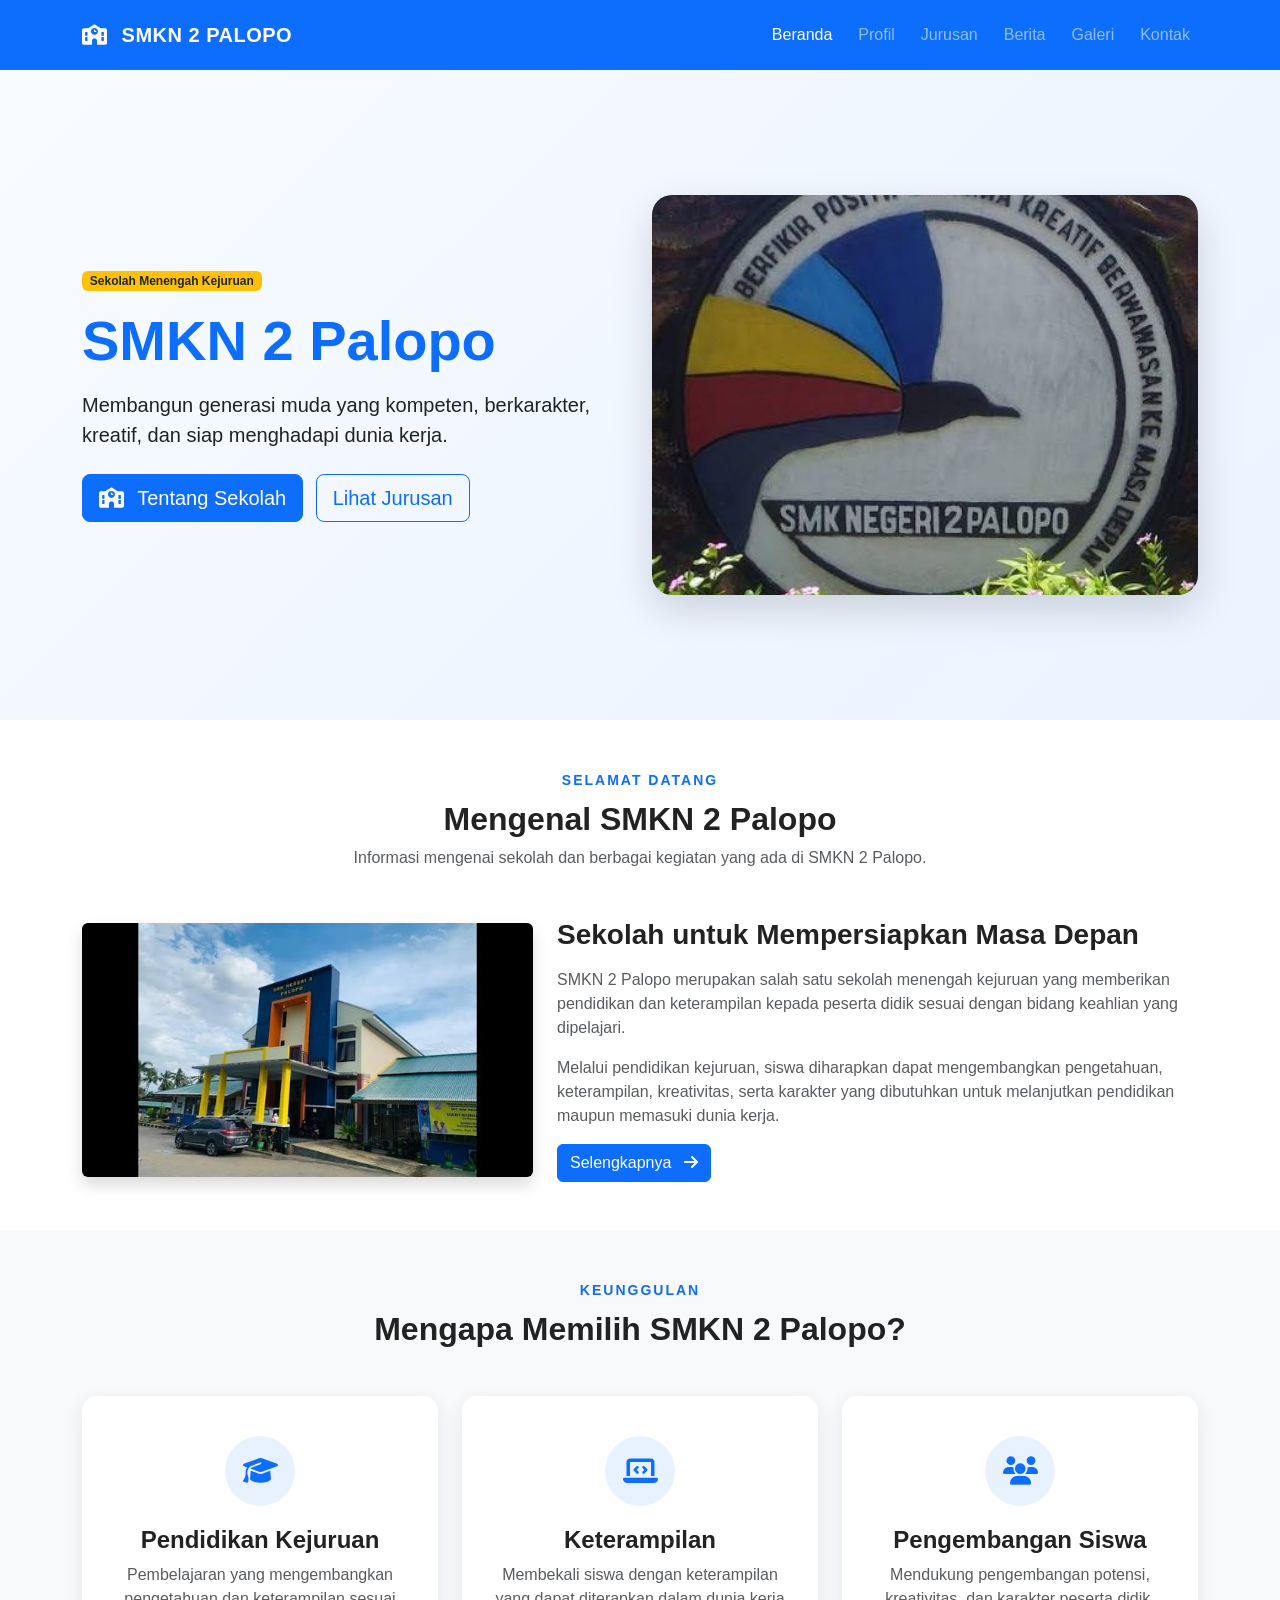
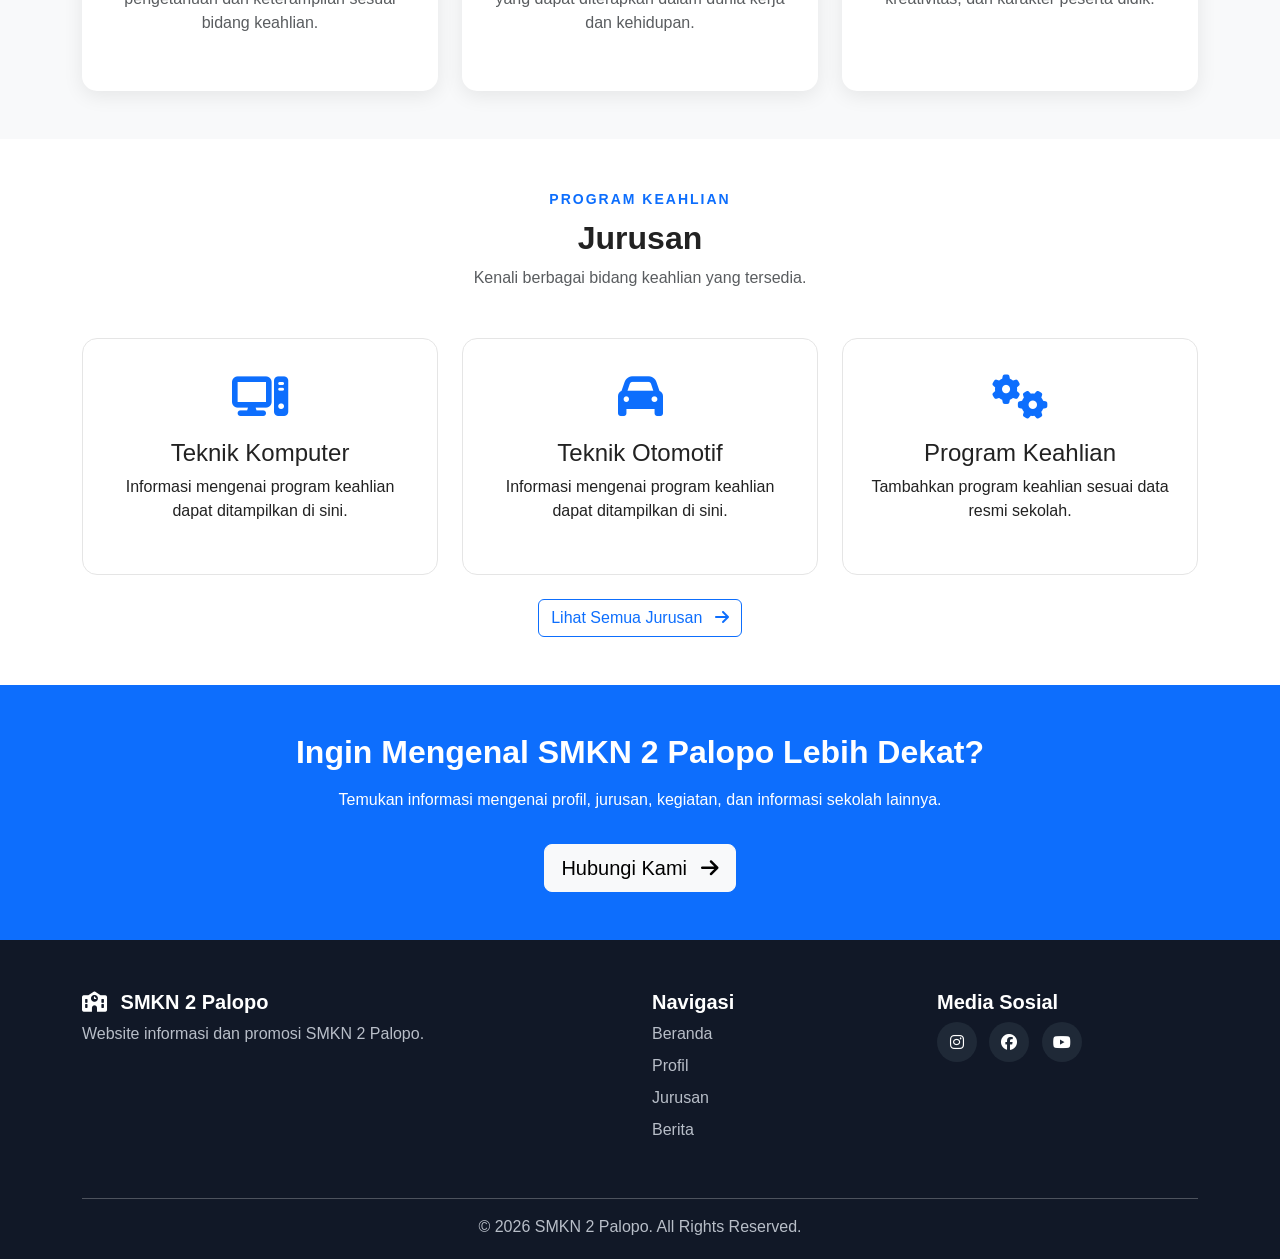
<file: index.html>
<!doctype html>
<html lang="id">
  <head>
    <meta charset="UTF-8" />
    <meta name="viewport" content="width=device-width, initial-scale=1.0" />

    <title>SMKN 2 Palopo</title>

    <!-- Bootstrap CSS -->
    <link
      href="https://cdn.jsdelivr.net/npm/bootstrap@5.3.3/dist/css/bootstrap.min.css"
      rel="stylesheet"
    />

    <!-- Font Awesome -->
    <link
      rel="stylesheet"
      href="https://cdnjs.cloudflare.com/ajax/libs/font-awesome/6.5.2/css/all.min.css"
    />

    <!-- Favicon -->
    <link rel="icon" href="images/logo.png" type="image/x-icon" />

    <!-- CSS -->
    <link rel="stylesheet" href="css/style.css" />

    <link rel="manifest" href="manifest.json" />
    <meta name="theme-color" content="#0d6efd" />
  </head>

  <body>
    <!-- ================= NAVBAR ================= -->
    <nav class="navbar navbar-expand-lg navbar-dark bg-primary sticky-top">
      <div class="container">
        <a class="navbar-brand fw-bold" href="index.html">
          <i class="fa-solid fa-school me-2"></i>
          SMKN 2 PALOPO
        </a>

        <button
          class="navbar-toggler"
          type="button"
          data-bs-toggle="collapse"
          data-bs-target="#navbarNav"
        >
          <span class="navbar-toggler-icon"></span>
        </button>

        <div class="collapse navbar-collapse" id="navbarNav">
          <ul class="navbar-nav ms-auto">
            <li class="nav-item">
              <a class="nav-link active" href="index.html"> Beranda </a>
            </li>

            <li class="nav-item">
              <a class="nav-link" href="profil.html"> Profil </a>
            </li>

            <li class="nav-item">
              <a class="nav-link" href="jurusan.html"> Jurusan </a>
            </li>

            <li class="nav-item">
              <a class="nav-link" href="berita.html"> Berita </a>
            </li>

            <li class="nav-item">
              <a class="nav-link" href="galeri.html"> Galeri </a>
            </li>

            <li class="nav-item">
              <a class="nav-link" href="kontak.html"> Kontak </a>
            </li>
          </ul>
        </div>
      </div>
    </nav>

    <!-- ================= HERO ================= -->
    <section class="hero">
      <div class="container">
        <div class="row align-items-center">
          <!-- TEXT -->
          <div class="col-lg-6">
            <span class="badge bg-warning text-dark mb-3">
              Sekolah Menengah Kejuruan
            </span>

            <h1 class="display-4 fw-bold">SMKN 2 Palopo</h1>

            <p class="lead mt-3">
              Membangun generasi muda yang kompeten, berkarakter, kreatif, dan
              siap menghadapi dunia kerja.
            </p>

            <div class="mt-4">
              <a href="profil.html" class="btn btn-primary btn-lg me-2">
                <i class="fa-solid fa-school me-2"></i>
                Tentang Sekolah
              </a>

              <a href="jurusan.html" class="btn btn-outline-primary btn-lg">
                Lihat Jurusan
              </a>
            </div>
          </div>

          <!-- IMAGE -->
          <div class="col-lg-6 text-center mt-5 mt-lg-0">
            <img
              src="images/background.jpg"
              alt="SMKN 2 Palopo"
              class="img-fluid hero-image"
            />
          </div>
        </div>
      </div>
    </section>

    <!-- ================= SAMBUTAN ================= -->
    <section class="py-5">
      <div class="container">
        <div class="text-center mb-5">
          <span class="section-label"> SELAMAT DATANG </span>

          <h2 class="fw-bold mt-2">Mengenal SMKN 2 Palopo</h2>

          <p class="text-muted">
            Informasi mengenai sekolah dan berbagai kegiatan yang ada di SMKN 2
            Palopo.
          </p>
        </div>

        <div class="row align-items-center">
          <div class="col-lg-5 mb-4 mb-lg-0">
            <img
              src="images/sekolah.jpg"
              alt="Gedung SMKN 2 Palopo"
              class="img-fluid rounded shadow"
            />
          </div>

          <div class="col-lg-7">
            <h3 class="fw-bold">Sekolah untuk Mempersiapkan Masa Depan</h3>

            <p class="text-muted mt-3">
              SMKN 2 Palopo merupakan salah satu sekolah menengah kejuruan yang
              memberikan pendidikan dan keterampilan kepada peserta didik sesuai
              dengan bidang keahlian yang dipelajari.
            </p>

            <p class="text-muted">
              Melalui pendidikan kejuruan, siswa diharapkan dapat mengembangkan
              pengetahuan, keterampilan, kreativitas, serta karakter yang
              dibutuhkan untuk melanjutkan pendidikan maupun memasuki dunia
              kerja.
            </p>

            <a href="profil.html" class="btn btn-primary">
              Selengkapnya
              <i class="fa-solid fa-arrow-right ms-2"></i>
            </a>
          </div>
        </div>
      </div>
    </section>

    <!-- ================= KEUNGGULAN ================= -->
    <section class="py-5 bg-light">
      <div class="container">
        <div class="text-center mb-5">
          <span class="section-label"> KEUNGGULAN </span>

          <h2 class="fw-bold mt-2">Mengapa Memilih SMKN 2 Palopo?</h2>
        </div>

        <div class="row g-4">
          <!-- CARD 1 -->
          <div class="col-md-4">
            <div class="feature-card text-center">
              <div class="feature-icon">
                <i class="fa-solid fa-graduation-cap"></i>
              </div>

              <h4 class="fw-bold">Pendidikan Kejuruan</h4>

              <p class="text-muted">
                Pembelajaran yang mengembangkan pengetahuan dan keterampilan
                sesuai bidang keahlian.
              </p>
            </div>
          </div>

          <!-- CARD 2 -->
          <div class="col-md-4">
            <div class="feature-card text-center">
              <div class="feature-icon">
                <i class="fa-solid fa-laptop-code"></i>
              </div>

              <h4 class="fw-bold">Keterampilan</h4>

              <p class="text-muted">
                Membekali siswa dengan keterampilan yang dapat diterapkan dalam
                dunia kerja dan kehidupan.
              </p>
            </div>
          </div>

          <!-- CARD 3 -->
          <div class="col-md-4">
            <div class="feature-card text-center">
              <div class="feature-icon">
                <i class="fa-solid fa-users"></i>
              </div>

              <h4 class="fw-bold">Pengembangan Siswa</h4>

              <p class="text-muted">
                Mendukung pengembangan potensi, kreativitas, dan karakter
                peserta didik.
              </p>
            </div>
          </div>
        </div>
      </div>
    </section>

    <!-- ================= JURUSAN ================= -->
    <section class="py-5">
      <div class="container">
        <div class="text-center mb-5">
          <span class="section-label"> PROGRAM KEAHLIAN </span>

          <h2 class="fw-bold mt-2">Jurusan</h2>

          <p class="text-muted">
            Kenali berbagai bidang keahlian yang tersedia.
          </p>
        </div>

        <div class="row g-4">
          <div class="col-md-4">
            <div class="program-card">
              <i class="fa-solid fa-computer"></i>

              <h4>Teknik Komputer</h4>

              <p>
                Informasi mengenai program keahlian dapat ditampilkan di sini.
              </p>
            </div>
          </div>

          <div class="col-md-4">
            <div class="program-card">
              <i class="fa-solid fa-car"></i>

              <h4>Teknik Otomotif</h4>

              <p>
                Informasi mengenai program keahlian dapat ditampilkan di sini.
              </p>
            </div>
          </div>

          <div class="col-md-4">
            <div class="program-card">
              <i class="fa-solid fa-gears"></i>

              <h4>Program Keahlian</h4>

              <p>Tambahkan program keahlian sesuai data resmi sekolah.</p>
            </div>
          </div>
        </div>

        <div class="text-center mt-4">
          <a href="jurusan.html" class="btn btn-outline-primary">
            Lihat Semua Jurusan
            <i class="fa-solid fa-arrow-right ms-2"></i>
          </a>
        </div>
      </div>
    </section>

    <!-- ================= CTA ================= -->
    <section class="cta-section py-5">
      <div class="container text-center">
        <h2 class="fw-bold">Ingin Mengenal SMKN 2 Palopo Lebih Dekat?</h2>

        <p class="mt-3">
          Temukan informasi mengenai profil, jurusan, kegiatan, dan informasi
          sekolah lainnya.
        </p>

        <a href="kontak.html" class="btn btn-light btn-lg mt-3">
          Hubungi Kami
          <i class="fa-solid fa-arrow-right ms-2"></i>
        </a>
      </div>
    </section>

    <!-- ================= FOOTER ================= -->
    <footer class="footer">
      <div class="container">
        <div class="row">
          <div class="col-md-6 mb-4">
            <h5 class="fw-bold">
              <i class="fa-solid fa-school me-2"></i>
              SMKN 2 Palopo
            </h5>

            <p>Website informasi dan promosi SMKN 2 Palopo.</p>
          </div>

          <div class="col-md-3 mb-4">
            <h5 class="fw-bold">Navigasi</h5>

            <ul class="footer-menu">
              <li>
                <a href="index.html">Beranda</a>
              </li>

              <li>
                <a href="profil.html">Profil</a>
              </li>

              <li>
                <a href="jurusan.html">Jurusan</a>
              </li>

              <li>
                <a href="berita.html">Berita</a>
              </li>
            </ul>
          </div>

          <div class="col-md-3 mb-4">
            <h5 class="fw-bold">Media Sosial</h5>

            <div class="social-icons">
              <a href="#">
                <i class="fab fa-instagram"></i>
              </a>

              <a href="#">
                <i class="fab fa-facebook"></i>
              </a>

              <a href="#">
                <i class="fab fa-youtube"></i>
              </a>
            </div>
          </div>
        </div>

        <hr />

        <div class="text-center">
          <p class="mb-0">© 2026 SMKN 2 Palopo. All Rights Reserved.</p>
        </div>
      </div>
    </footer>

    <!-- Bootstrap JS -->
    <script src="https://cdn.jsdelivr.net/npm/bootstrap@5.3.3/dist/js/bootstrap.bundle.min.js"></script>

    <!-- JavaScript -->
    <script src="js/script.js"></script>
  </body>
</html>
</file>
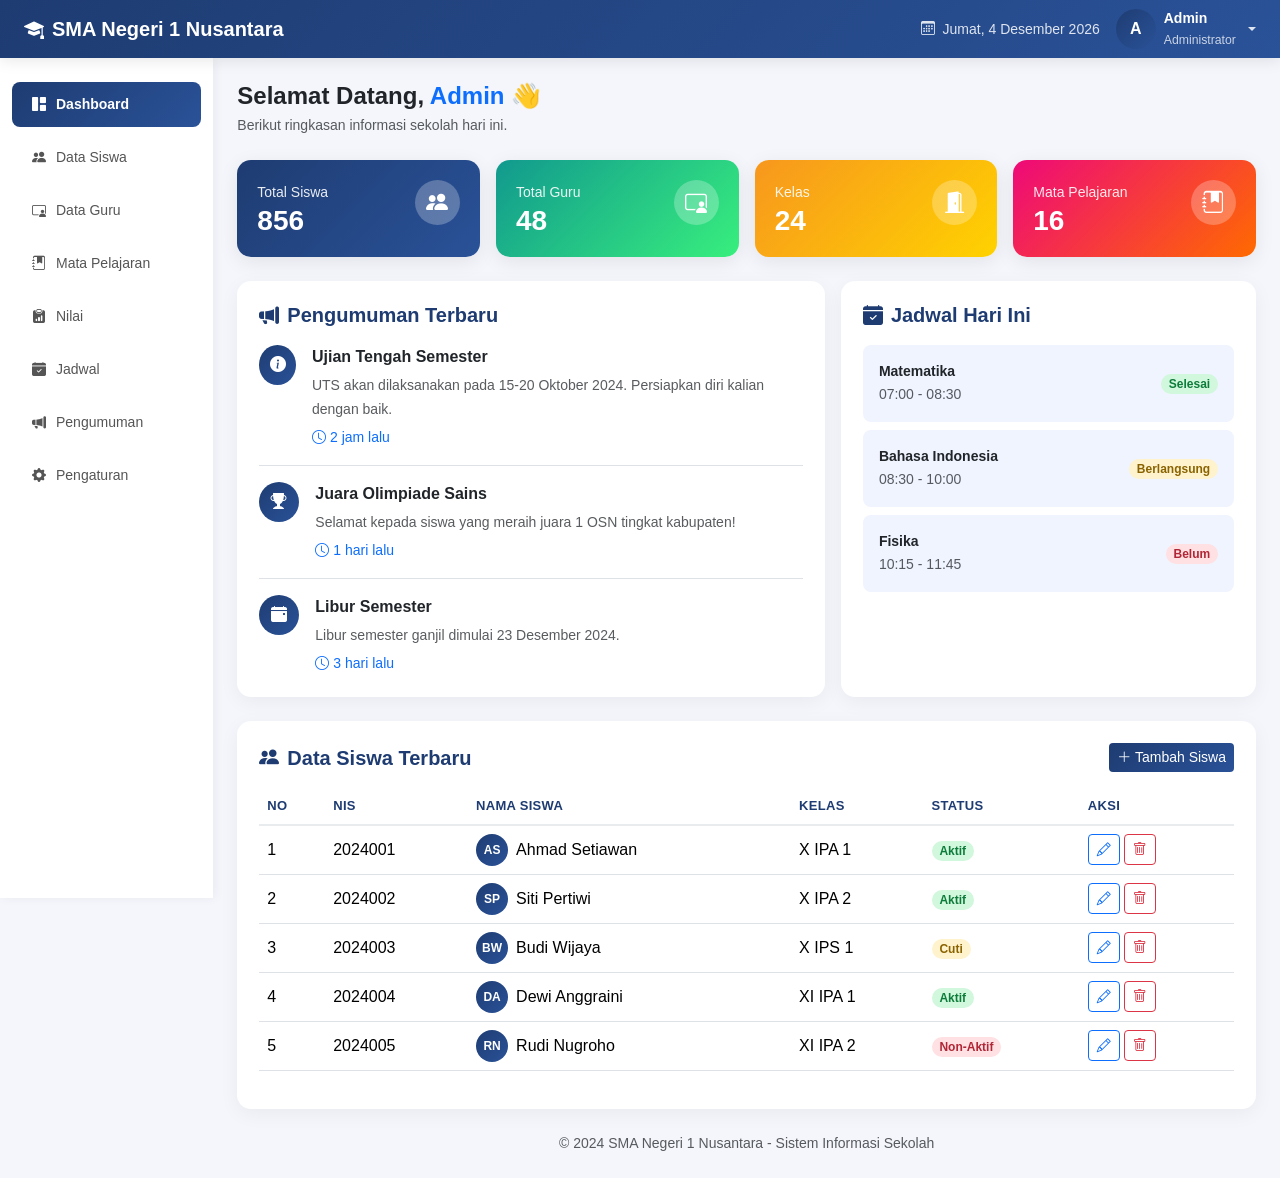
<file: dashboard.html>
<!doctype html>
<html lang="id">
  <head>
    <meta charset="UTF-8" />
    <meta name="viewport" content="width=device-width, initial-scale=1.0" />
    <title>Dashboard - SMA Negeri 1 Nusantara</title>
    <link
      href="https://cdn.jsdelivr.net/npm/bootstrap@5.3.2/dist/css/bootstrap.min.css"
      rel="stylesheet"
    />
    <link
      rel="stylesheet"
      href="https://cdn.jsdelivr.net/npm/bootstrap-icons@1.11.1/font/bootstrap-icons.css"
    />
    <link rel="icon" href="images/logo.png" type="image/x-icon" />

    <style>
      body {
        background: #f4f6fb;
        font-family: "Segoe UI", Tahoma, sans-serif;
      }

      /* === Navbar === */
      .navbar-school {
        background: linear-gradient(135deg, #1e3c72 0%, #2a5298 100%);
        box-shadow: 0 2px 15px rgba(0, 0, 0, 0.1);
      }
      .navbar-school .navbar-brand {
        color: white;
        font-weight: 700;
      }
      .navbar-school .nav-link,
      .navbar-school .navbar-text {
        color: rgba(255, 255, 255, 0.85);
      }
      .navbar-school .nav-link:hover {
        color: white;
      }

      /* === Sidebar === */
      .sidebar {
        background: white;
        min-height: calc(100vh - 60px);
        box-shadow: 2px 0 10px rgba(0, 0, 0, 0.05);
        padding: 20px 0;
      }
      .sidebar .nav-link {
        color: #555;
        padding: 12px 20px;
        border-radius: 8px;
        margin: 4px 12px;
        font-size: 14px;
        transition: all 0.2s;
      }
      .sidebar .nav-link:hover {
        background: #f0f4ff;
        color: #2a5298;
      }
      .sidebar .nav-link.active {
        background: linear-gradient(135deg, #1e3c72 0%, #2a5298 100%);
        color: white;
        font-weight: 600;
      }
      .sidebar .nav-link i {
        margin-right: 10px;
        width: 20px;
      }

      /* === Stat Cards === */
      .stat-card {
        border: none;
        border-radius: 14px;
        padding: 20px;
        color: white;
        box-shadow: 0 5px 20px rgba(0, 0, 0, 0.08);
        transition: transform 0.3s;
      }
      .stat-card:hover {
        transform: translateY(-4px);
      }
      .stat-card .icon-circle {
        width: 45px;
        height: 45px;
        background: rgba(255, 255, 255, 0.25);
        border-radius: 50%;
        display: flex;
        align-items: center;
        justify-content: center;
        font-size: 22px;
      }
      .stat-card h3 {
        font-weight: 700;
        margin: 0;
      }
      .stat-card small {
        opacity: 0.9;
      }
      .bg-grad-1 {
        background: linear-gradient(135deg, #1e3c72 0%, #2a5298 100%);
      }
      .bg-grad-2 {
        background: linear-gradient(135deg, #11998e 0%, #38ef7d 100%);
      }
      .bg-grad-3 {
        background: linear-gradient(135deg, #f7971e 0%, #ffd200 100%);
      }
      .bg-grad-4 {
        background: linear-gradient(135deg, #ee0979 0%, #ff6a00 100%);
      }

      /* === Content Card === */
      .content-card {
        background: white;
        border: none;
        border-radius: 14px;
        box-shadow: 0 5px 20px rgba(0, 0, 0, 0.05);
        padding: 22px;
      }
      .content-card h5 {
        font-weight: 700;
        color: #1e3c72;
        margin-bottom: 18px;
      }

      /* === Avatar === */
      .avatar {
        width: 40px;
        height: 40px;
        border-radius: 50%;
        background: linear-gradient(135deg, #1e3c72 0%, #2a5298 100%);
        color: white;
        display: flex;
        align-items: center;
        justify-content: center;
        font-weight: 700;
      }

      .table thead {
        background: #f8f9fc;
      }
      .table thead th {
        color: #1e3c72;
        font-size: 13px;
        text-transform: uppercase;
        letter-spacing: 0.3px;
        border-bottom: 2px solid #e9ecef;
      }

      .badge-soft-success {
        background: #d1f7dd;
        color: #0d7c3a;
      }
      .badge-soft-warning {
        background: #fff3cd;
        color: #8a6300;
      }
      .badge-soft-danger {
        background: #ffe0e3;
        color: #b02636;
      }
    </style>
  </head>
  <body>
    <!-- === NAVBAR === -->
    <nav class="navbar navbar-expand-lg navbar-school">
      <div class="container-fluid px-4">
        <a class="navbar-brand" href="#">
          <i class="bi bi-mortarboard-fill me-2"></i>SMA Negeri 1 Nusantara
        </a>
        <div class="ms-auto d-flex align-items-center gap-3">
          <span class="navbar-text d-none d-md-block small">
            <i class="bi bi-calendar3 me-1"></i>
            <span id="currentDate"></span>
          </span>
          <div class="dropdown">
            <a
              class="nav-link dropdown-toggle d-flex align-items-center gap-2"
              href="#"
              role="button"
              data-bs-toggle="dropdown"
            >
              <div class="avatar" id="userAvatar">A</div>
              <span class="d-none d-md-inline text-white small">
                <strong id="userName">Admin</strong><br />
                <small id="userRole" class="opacity-75">Administrator</small>
              </span>
            </a>
            <ul class="dropdown-menu dropdown-menu-end shadow border-0">
              <li>
                <a class="dropdown-item" href="#"
                  ><i class="bi bi-person me-2"></i>Profil Saya</a
                >
              </li>
              <li>
                <a class="dropdown-item" href="#"
                  ><i class="bi bi-gear me-2"></i>Pengaturan</a
                >
              </li>
              <li><hr class="dropdown-divider" /></li>
              <li>
                <a class="dropdown-item text-danger" href="#" id="logoutBtn"
                  ><i class="bi bi-box-arrow-right me-2"></i>Logout</a
                >
              </li>
            </ul>
          </div>
        </div>
      </div>
    </nav>

    <div class="container-fluid">
      <div class="row">
        <!-- === SIDEBAR === -->
        <div class="col-md-3 col-lg-2 p-0 d-none d-md-block">
          <div class="sidebar">
            <ul class="nav flex-column">
              <li class="nav-item">
                <a class="nav-link active" href="#"
                  ><i class="bi bi-grid-1x2-fill"></i>Dashboard</a
                >
              </li>
              <li class="nav-item">
                <a class="nav-link" href="#"
                  ><i class="bi bi-people-fill"></i>Data Siswa</a
                >
              </li>
              <li class="nav-item">
                <a class="nav-link" href="#"
                  ><i class="bi bi-person-video3"></i>Data Guru</a
                >
              </li>
              <li class="nav-item">
                <a class="nav-link" href="#"
                  ><i class="bi bi-journal-bookmark-fill"></i>Mata Pelajaran</a
                >
              </li>
              <li class="nav-item">
                <a class="nav-link" href="#"
                  ><i class="bi bi-clipboard-data-fill"></i>Nilai</a
                >
              </li>
              <li class="nav-item">
                <a class="nav-link" href="#"
                  ><i class="bi bi-calendar-check-fill"></i>Jadwal</a
                >
              </li>
              <li class="nav-item">
                <a class="nav-link" href="#"
                  ><i class="bi bi-megaphone-fill"></i>Pengumuman</a
                >
              </li>
              <li class="nav-item">
                <a class="nav-link" href="#"
                  ><i class="bi bi-gear-fill"></i>Pengaturan</a
                >
              </li>
            </ul>
          </div>
        </div>

        <!-- === MAIN CONTENT === -->
        <div class="col-md-9 col-lg-10 p-4">
          <!-- Welcome -->
          <div class="mb-4">
            <h4 class="fw-bold mb-1">
              Selamat Datang,
              <span id="welcomeName" class="text-primary">Admin</span> 👋
            </h4>
            <p class="text-muted small mb-0">
              Berikut ringkasan informasi sekolah hari ini.
            </p>
          </div>

          <!-- === STAT CARDS === -->
          <div class="row g-3 mb-4">
            <div class="col-sm-6 col-lg-3">
              <div class="stat-card bg-grad-1">
                <div class="d-flex justify-content-between align-items-start">
                  <div>
                    <small>Total Siswa</small>
                    <h3>856</h3>
                  </div>
                  <div class="icon-circle">
                    <i class="bi bi-people-fill"></i>
                  </div>
                </div>
              </div>
            </div>
            <div class="col-sm-6 col-lg-3">
              <div class="stat-card bg-grad-2">
                <div class="d-flex justify-content-between align-items-start">
                  <div>
                    <small>Total Guru</small>
                    <h3>48</h3>
                  </div>
                  <div class="icon-circle">
                    <i class="bi bi-person-video3"></i>
                  </div>
                </div>
              </div>
            </div>
            <div class="col-sm-6 col-lg-3">
              <div class="stat-card bg-grad-3">
                <div class="d-flex justify-content-between align-items-start">
                  <div>
                    <small>Kelas</small>
                    <h3>24</h3>
                  </div>
                  <div class="icon-circle">
                    <i class="bi bi-door-open-fill"></i>
                  </div>
                </div>
              </div>
            </div>
            <div class="col-sm-6 col-lg-3">
              <div class="stat-card bg-grad-4">
                <div class="d-flex justify-content-between align-items-start">
                  <div>
                    <small>Mata Pelajaran</small>
                    <h3>16</h3>
                  </div>
                  <div class="icon-circle">
                    <i class="bi bi-journal-bookmark-fill"></i>
                  </div>
                </div>
              </div>
            </div>
          </div>

          <!-- === ROW: Pengumuman + Aktivitas === -->
          <div class="row g-3 mb-4">
            <!-- Pengumuman -->
            <div class="col-lg-7">
              <div class="content-card h-100">
                <h5>
                  <i class="bi bi-megaphone-fill me-2"></i>Pengumuman Terbaru
                </h5>
                <ul class="list-unstyled mb-0">
                  <li class="d-flex align-items-start pb-3 border-bottom mb-3">
                    <div class="avatar me-3">
                      <i class="bi bi-info-circle-fill"></i>
                    </div>
                    <div>
                      <p class="mb-1 fw-semibold">Ujian Tengah Semester</p>
                      <small class="text-muted"
                        >UTS akan dilaksanakan pada 15-20 Oktober 2024.
                        Persiapkan diri kalian dengan baik.</small
                      >
                      <div class="mt-1">
                        <small class="text-primary"
                          ><i class="bi bi-clock me-1"></i>2 jam lalu</small
                        >
                      </div>
                    </div>
                  </li>
                  <li class="d-flex align-items-start pb-3 border-bottom mb-3">
                    <div class="avatar me-3">
                      <i class="bi bi-trophy-fill"></i>
                    </div>
                    <div>
                      <p class="mb-1 fw-semibold">Juara Olimpiade Sains</p>
                      <small class="text-muted"
                        >Selamat kepada siswa yang meraih juara 1 OSN tingkat
                        kabupaten!</small
                      >
                      <div class="mt-1">
                        <small class="text-primary"
                          ><i class="bi bi-clock me-1"></i>1 hari lalu</small
                        >
                      </div>
                    </div>
                  </li>
                  <li class="d-flex align-items-start">
                    <div class="avatar me-3">
                      <i class="bi bi-calendar-event-fill"></i>
                    </div>
                    <div>
                      <p class="mb-1 fw-semibold">Libur Semester</p>
                      <small class="text-muted"
                        >Libur semester ganjil dimulai 23 Desember 2024.</small
                      >
                      <div class="mt-1">
                        <small class="text-primary"
                          ><i class="bi bi-clock me-1"></i>3 hari lalu</small
                        >
                      </div>
                    </div>
                  </li>
                </ul>
              </div>
            </div>

            <!-- Jadwal Hari Ini -->
            <div class="col-lg-5">
              <div class="content-card h-100">
                <h5>
                  <i class="bi bi-calendar-check-fill me-2"></i>Jadwal Hari Ini
                </h5>
                <div
                  class="d-flex align-items-center justify-content-between p-3 rounded-3 mb-2"
                  style="background: #f0f4ff"
                >
                  <div>
                    <p class="mb-0 fw-semibold small">Matematika</p>
                    <small class="text-muted">07:00 - 08:30</small>
                  </div>
                  <span class="badge badge-soft-success rounded-pill"
                    >Selesai</span
                  >
                </div>
                <div
                  class="d-flex align-items-center justify-content-between p-3 rounded-3 mb-2"
                  style="background: #f0f4ff"
                >
                  <div>
                    <p class="mb-0 fw-semibold small">Bahasa Indonesia</p>
                    <small class="text-muted">08:30 - 10:00</small>
                  </div>
                  <span class="badge badge-soft-warning rounded-pill"
                    >Berlangsung</span
                  >
                </div>
                <div
                  class="d-flex align-items-center justify-content-between p-3 rounded-3"
                  style="background: #f0f4ff"
                >
                  <div>
                    <p class="mb-0 fw-semibold small">Fisika</p>
                    <small class="text-muted">10:15 - 11:45</small>
                  </div>
                  <span class="badge badge-soft-danger rounded-pill"
                    >Belum</span
                  >
                </div>
              </div>
            </div>
          </div>

          <!-- === TABEL SISWA === -->
          <div class="content-card">
            <div class="d-flex justify-content-between align-items-center mb-3">
              <h5 class="mb-0">
                <i class="bi bi-people-fill me-2"></i>Data Siswa Terbaru
              </h5>
              <button
                class="btn btn-sm btn-primary"
                style="
                  background: linear-gradient(135deg, #1e3c72 0%, #2a5298 100%);
                  border: none;
                "
              >
                <i class="bi bi-plus-lg me-1"></i>Tambah Siswa
              </button>
            </div>
            <div class="table-responsive">
              <table class="table table-hover align-middle">
                <thead>
                  <tr>
                    <th>No</th>
                    <th>NIS</th>
                    <th>Nama Siswa</th>
                    <th>Kelas</th>
                    <th>Status</th>
                    <th>Aksi</th>
                  </tr>
                </thead>
                <tbody>
                  <tr>
                    <td>1</td>
                    <td>2024001</td>
                    <td>
                      <div class="d-flex align-items-center gap-2">
                        <div
                          class="avatar"
                          style="width: 32px; height: 32px; font-size: 12px"
                        >
                          AS
                        </div>
                        Ahmad Setiawan
                      </div>
                    </td>
                    <td>X IPA 1</td>
                    <td>
                      <span class="badge badge-soft-success rounded-pill"
                        >Aktif</span
                      >
                    </td>
                    <td>
                      <button class="btn btn-sm btn-outline-primary">
                        <i class="bi bi-pencil"></i>
                      </button>
                      <button class="btn btn-sm btn-outline-danger">
                        <i class="bi bi-trash"></i>
                      </button>
                    </td>
                  </tr>
                  <tr>
                    <td>2</td>
                    <td>2024002</td>
                    <td>
                      <div class="d-flex align-items-center gap-2">
                        <div
                          class="avatar"
                          style="width: 32px; height: 32px; font-size: 12px"
                        >
                          SP
                        </div>
                        Siti Pertiwi
                      </div>
                    </td>
                    <td>X IPA 2</td>
                    <td>
                      <span class="badge badge-soft-success rounded-pill"
                        >Aktif</span
                      >
                    </td>
                    <td>
                      <button class="btn btn-sm btn-outline-primary">
                        <i class="bi bi-pencil"></i>
                      </button>
                      <button class="btn btn-sm btn-outline-danger">
                        <i class="bi bi-trash"></i>
                      </button>
                    </td>
                  </tr>
                  <tr>
                    <td>3</td>
                    <td>2024003</td>
                    <td>
                      <div class="d-flex align-items-center gap-2">
                        <div
                          class="avatar"
                          style="width: 32px; height: 32px; font-size: 12px"
                        >
                          BW
                        </div>
                        Budi Wijaya
                      </div>
                    </td>
                    <td>X IPS 1</td>
                    <td>
                      <span class="badge badge-soft-warning rounded-pill"
                        >Cuti</span
                      >
                    </td>
                    <td>
                      <button class="btn btn-sm btn-outline-primary">
                        <i class="bi bi-pencil"></i>
                      </button>
                      <button class="btn btn-sm btn-outline-danger">
                        <i class="bi bi-trash"></i>
                      </button>
                    </td>
                  </tr>
                  <tr>
                    <td>4</td>
                    <td>2024004</td>
                    <td>
                      <div class="d-flex align-items-center gap-2">
                        <div
                          class="avatar"
                          style="width: 32px; height: 32px; font-size: 12px"
                        >
                          DA
                        </div>
                        Dewi Anggraini
                      </div>
                    </td>
                    <td>XI IPA 1</td>
                    <td>
                      <span class="badge badge-soft-success rounded-pill"
                        >Aktif</span
                      >
                    </td>
                    <td>
                      <button class="btn btn-sm btn-outline-primary">
                        <i class="bi bi-pencil"></i>
                      </button>
                      <button class="btn btn-sm btn-outline-danger">
                        <i class="bi bi-trash"></i>
                      </button>
                    </td>
                  </tr>
                  <tr>
                    <td>5</td>
                    <td>2024005</td>
                    <td>
                      <div class="d-flex align-items-center gap-2">
                        <div
                          class="avatar"
                          style="width: 32px; height: 32px; font-size: 12px"
                        >
                          RN
                        </div>
                        Rudi Nugroho
                      </div>
                    </td>
                    <td>XI IPA 2</td>
                    <td>
                      <span class="badge badge-soft-danger rounded-pill"
                        >Non-Aktif</span
                      >
                    </td>
                    <td>
                      <button class="btn btn-sm btn-outline-primary">
                        <i class="bi bi-pencil"></i>
                      </button>
                      <button class="btn btn-sm btn-outline-danger">
                        <i class="bi bi-trash"></i>
                      </button>
                    </td>
                  </tr>
                </tbody>
              </table>
            </div>
          </div>

          <!-- Footer -->
          <p class="text-center text-muted small mt-4 mb-0">
            &copy; 2024 SMA Negeri 1 Nusantara - Sistem Informasi Sekolah
          </p>
        </div>
      </div>
    </div>

    <script src="https://cdn.jsdelivr.net/npm/bootstrap@5.3.2/dist/js/bootstrap.bundle.min.js"></script>
    <script>
      // ============ CEK LOGIN ============
      const isLoggedIn = sessionStorage.getItem("loggedIn");
      const userName = sessionStorage.getItem("username");
      const userRole = sessionStorage.getItem("role");

      // Uncomment baris di bawah untuk memaksa login (production)
      // if (!isLoggedIn) window.location.href = "login.html";

      // Set data user
      if (userName) {
        const initial = userName.charAt(0).toUpperCase();
        document.getElementById("userAvatar").textContent = initial;
        document.getElementById("userName").textContent = userName;
        document.getElementById("userRole").textContent = userRole || "User";
        document.getElementById("welcomeName").textContent = userName;
      }

      // ============ TANGGAL HARI INI ============
      const hari = [
        "Minggu",
        "Senin",
        "Selasa",
        "Rabu",
        "Kamis",
        "Jumat",
        "Sabtu",
      ];
      const bulan = [
        "Januari",
        "Februari",
        "Maret",
        "April",
        "Mei",
        "Juni",
        "Juli",
        "Agustus",
        "September",
        "Oktober",
        "November",
        "Desember",
      ];
      const now = new Date();
      document.getElementById("currentDate").textContent =
        `${hari[now.getDay()]}, ${now.getDate()} ${bulan[now.getMonth()]} ${now.getFullYear()}`;

      // ============ LOGOUT ============
      document.getElementById("logoutBtn").addEventListener("click", (e) => {
        e.preventDefault();
        if (confirm("Yakin ingin keluar?")) {
          sessionStorage.clear();
          window.location.href = "login.html";
        }
      });

      // ============ SIDEBAR ACTIVE ============
      document.querySelectorAll(".sidebar .nav-link").forEach((link) => {
        link.addEventListener("click", function (e) {
          e.preventDefault();
          document
            .querySelectorAll(".sidebar .nav-link")
            .forEach((l) => l.classList.remove("active"));
          this.classList.add("active");
        });
      });
    </script>
  </body>
</html>
</file>
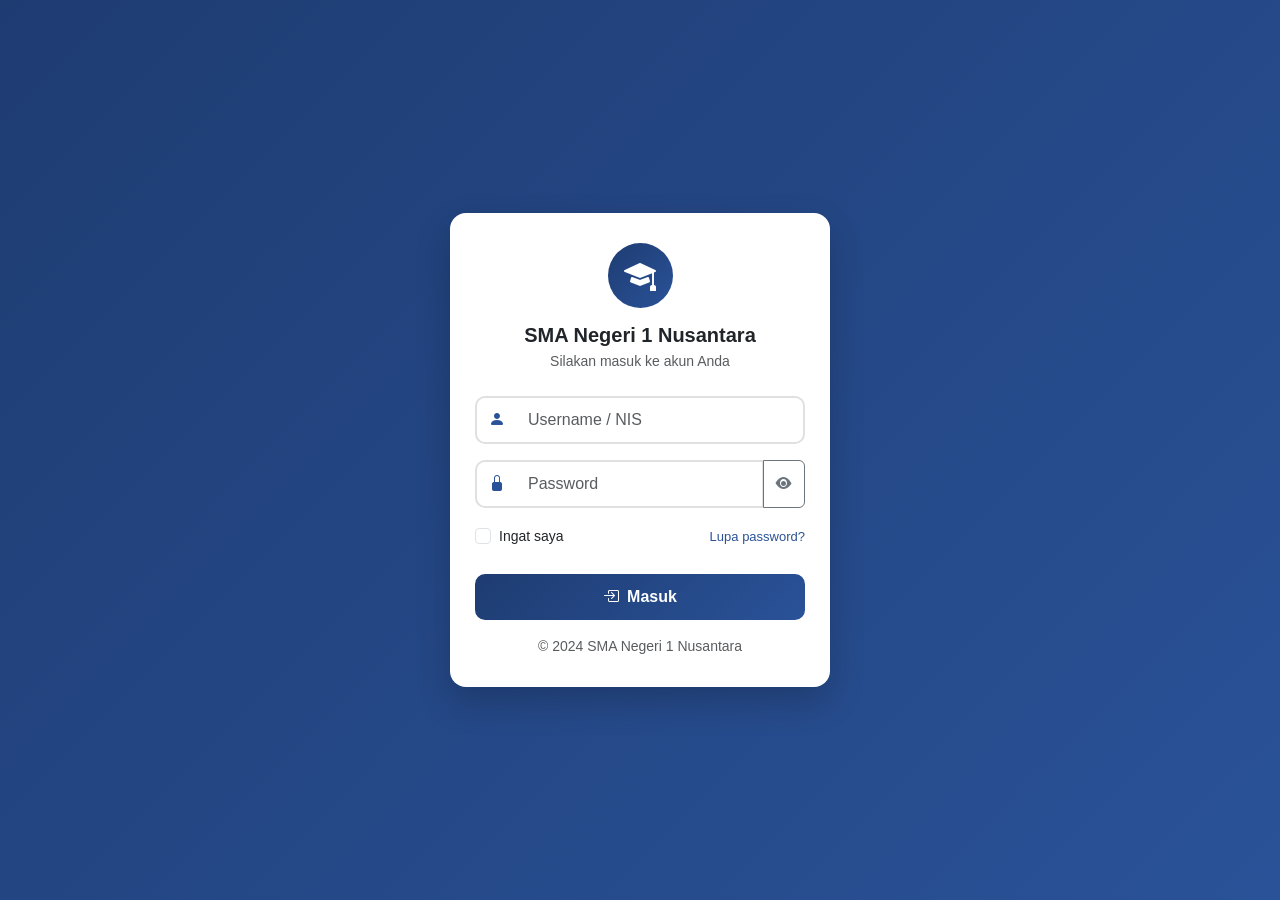
<file: login.html>
<!doctype html>
<html lang="id">
  <head>
    <meta charset="UTF-8" />
    <meta name="viewport" content="width=device-width, initial-scale=1.0" />
    <title>Login - SMA Negeri 1 Nusantara</title>
    <link
      href="https://cdn.jsdelivr.net/npm/bootstrap@5.3.2/dist/css/bootstrap.min.css"
      rel="stylesheet"
    />
    <link
      rel="stylesheet"
      href="https://cdn.jsdelivr.net/npm/bootstrap-icons@1.11.1/font/bootstrap-icons.css"
    />
    <link rel="icon" href="images/logo.png" type="image/x-icon" />

    <style>
      body {
        min-height: 100vh;
        background: linear-gradient(135deg, #1e3c72 0%, #2a5298 100%);
        display: flex;
        align-items: center;
        justify-content: center;
        font-family: "Segoe UI", Tahoma, sans-serif;
        padding: 20px;
      }
      .login-card {
        max-width: 380px;
        width: 100%;
        border: none;
        border-radius: 16px;
        box-shadow: 0 15px 35px rgba(0, 0, 0, 0.2);
        padding: 30px 25px;
        background: white;
      }
      .logo {
        width: 65px;
        height: 65px;
        background: linear-gradient(135deg, #1e3c72 0%, #2a5298 100%);
        border-radius: 50%;
        display: flex;
        align-items: center;
        justify-content: center;
        margin: 0 auto 15px;
      }
      .logo i {
        font-size: 32px;
        color: white;
      }
      .form-control,
      .input-group-text {
        border: 2px solid #e0e0e0;
        padding: 10px 12px;
      }
      .input-group-text {
        background: transparent;
        border-right: none;
        color: #2a5298;
        border-radius: 10px 0 0 10px;
      }
      .input-group .form-control {
        border-left: none;
        border-radius: 0 10px 10px 0;
      }
      .form-control:focus,
      .input-group:focus-within .input-group-text {
        border-color: #2a5298;
        box-shadow: none;
      }
      .btn-login {
        background: linear-gradient(135deg, #1e3c72 0%, #2a5298 100%);
        border: none;
        border-radius: 10px;
        padding: 11px;
        font-weight: 600;
        color: white;
        transition: all 0.3s;
      }
      .btn-login:hover {
        transform: translateY(-2px);
        box-shadow: 0 8px 20px rgba(30, 60, 114, 0.4);
        color: white;
      }
      .link-forgot {
        color: #2a5298;
        text-decoration: none;
        font-size: 13px;
      }
      .link-forgot:hover {
        text-decoration: underline;
      }
      @keyframes shake {
        0%,
        100% {
          transform: translateX(0);
        }
        25% {
          transform: translateX(-5px);
        }
        75% {
          transform: translateX(5px);
        }
      }
      .shake {
        animation: shake 0.3s ease-in-out;
      }
    </style>
  </head>
  <body>
    <div class="login-card card">
      <!-- Logo & Judul -->
      <div class="logo"><i class="bi bi-mortarboard-fill"></i></div>
      <h5 class="text-center fw-bold mb-1">SMA Negeri 1 Nusantara</h5>
      <p class="text-center text-muted small mb-4">
        Silakan masuk ke akun Anda
      </p>

      <!-- Alert -->
      <div id="alertBox"></div>

      <!-- Form -->
      <form id="loginForm" novalidate>
        <div class="mb-3">
          <div class="input-group">
            <span class="input-group-text"
              ><i class="bi bi-person-fill"></i
            ></span>
            <input
              type="text"
              class="form-control"
              id="username"
              placeholder="Username / NIS"
              required
            />
          </div>
          <small class="text-danger" id="usernameError"></small>
        </div>

        <div class="mb-3">
          <div class="input-group">
            <span class="input-group-text"
              ><i class="bi bi-lock-fill"></i
            ></span>
            <input
              type="password"
              class="form-control"
              id="password"
              placeholder="Password"
              required
            />
            <button
              class="btn btn-outline-secondary"
              type="button"
              id="togglePassword"
            >
              <i class="bi bi-eye-fill" id="toggleIcon"></i>
            </button>
          </div>
          <small class="text-danger" id="passwordError"></small>
        </div>

        <div class="d-flex justify-content-between align-items-center mb-4">
          <div class="form-check">
            <input class="form-check-input" type="checkbox" id="remember" />
            <label class="form-check-label small" for="remember"
              >Ingat saya</label
            >
          </div>
          <a href="#" class="link-forgot">Lupa password?</a>
        </div>

        <button type="submit" class="btn btn-login w-100" id="btnLogin">
          <span id="btnText"
            ><i class="bi bi-box-arrow-in-right me-2"></i>Masuk</span
          >
          <span id="btnLoading" class="d-none">
            <span class="spinner-border spinner-border-sm me-2"></span
            >Memproses...
          </span>
        </button>
      </form>

      <p class="text-center small text-muted mt-3 mb-0">
        &copy; 2024 SMA Negeri 1 Nusantara
      </p>
    </div>

    <script src="https://cdn.jsdelivr.net/npm/bootstrap@5.3.2/dist/js/bootstrap.bundle.min.js"></script>
    <script>
      // Toggle password
      const togglePassword = document.getElementById("togglePassword");
      const passwordInput = document.getElementById("password");
      const toggleIcon = document.getElementById("toggleIcon");

      togglePassword.addEventListener("click", () => {
        const type = passwordInput.type === "password" ? "text" : "password";
        passwordInput.type = type;
        toggleIcon.classList.toggle("bi-eye-fill");
        toggleIcon.classList.toggle("bi-eye-slash-fill");
      });

      // Form login
      const loginForm = document.getElementById("loginForm");
      const alertBox = document.getElementById("alertBox");
      const btnLogin = document.getElementById("btnLogin");
      const btnText = document.getElementById("btnText");
      const btnLoading = document.getElementById("btnLoading");

      // Data demo
      const users = [
        { username: "admin", password: "admin123", role: "Administrator" },
        { username: "guru", password: "guru123", role: "Guru" },
        { username: "siswa", password: "siswa123", role: "Siswa" },
      ];

      loginForm.addEventListener("submit", (e) => {
        e.preventDefault();
        alertBox.innerHTML = "";
        document.getElementById("usernameError").textContent = "";
        document.getElementById("passwordError").textContent = "";

        const username = document.getElementById("username").value.trim();
        const password = document.getElementById("password").value;
        let valid = true;

        if (!username) {
          document.getElementById("usernameError").textContent =
            "Username wajib diisi!";
          valid = false;
        }
        if (!password) {
          document.getElementById("passwordError").textContent =
            "Password wajib diisi!";
          valid = false;
        } else if (password.length < 6) {
          document.getElementById("passwordError").textContent =
            "Password minimal 6 karakter!";
          valid = false;
        }

        if (!valid) return shakeCard();

        // Loading
        btnText.classList.add("d-none");
        btnLoading.classList.remove("d-none");
        btnLogin.disabled = true;

        setTimeout(() => {
          const user = users.find(
            (u) => u.username === username && u.password === password,
          );

          if (user) {
            alertBox.innerHTML = `<div class="alert alert-success py-2 small"><i class="bi bi-check-circle-fill me-2"></i>Login berhasil! Halo, <strong>${user.role}</strong>.</div>`;
            sessionStorage.setItem("loggedIn", "true");
            sessionStorage.setItem("username", user.username);
            sessionStorage.setItem("role", user.role);
            // window.location.href = "dashboard.html";
          } else {
            alertBox.innerHTML = `<div class="alert alert-danger py-2 small"><i class="bi bi-x-circle-fill me-2"></i>Username atau password salah!</div>`;
            shakeCard();
          }

          btnText.classList.remove("d-none");
          btnLoading.classList.add("d-none");
          btnLogin.disabled = false;
        }, 1000);
      });

      function shakeCard() {
        const card = document.querySelector(".login-card");
        card.classList.add("shake");
        setTimeout(() => card.classList.remove("shake"), 400);
      }
    </script>
  </body>
</html>
</file>
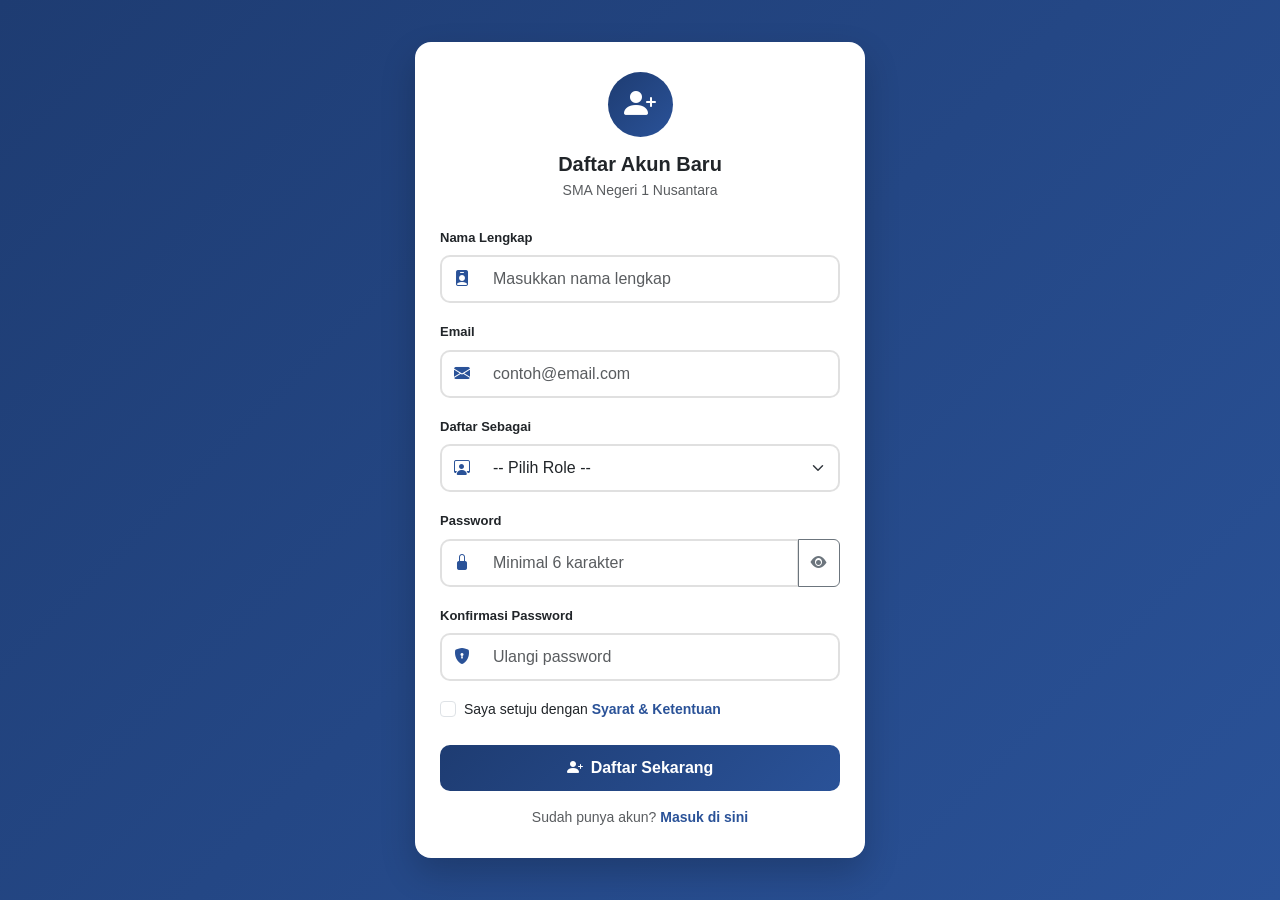
<file: regis.html>
<!doctype html>
<html lang="id">
  <head>
    <meta charset="UTF-8" />
    <meta name="viewport" content="width=device-width, initial-scale=1.0" />
    <title>Registrasi - SMA Negeri 1 Nusantara</title>
    <link
      href="https://cdn.jsdelivr.net/npm/bootstrap@5.3.2/dist/css/bootstrap.min.css"
      rel="stylesheet"
    />
    <link
      rel="stylesheet"
      href="https://cdn.jsdelivr.net/npm/bootstrap-icons@1.11.1/font/bootstrap-icons.css"
    />
    <link rel="icon" href="images/logo.png" type="image/x-icon" />

    <style>
      body {
        min-height: 100vh;
        background: linear-gradient(135deg, #1e3c72 0%, #2a5298 100%);
        display: flex;
        align-items: center;
        justify-content: center;
        font-family: "Segoe UI", Tahoma, sans-serif;
        padding: 20px;
      }
      .register-card {
        max-width: 450px;
        width: 100%;
        border: none;
        border-radius: 16px;
        box-shadow: 0 15px 35px rgba(0, 0, 0, 0.2);
        padding: 30px 25px;
        background: white;
      }
      .logo {
        width: 65px;
        height: 65px;
        background: linear-gradient(135deg, #1e3c72 0%, #2a5298 100%);
        border-radius: 50%;
        display: flex;
        align-items: center;
        justify-content: center;
        margin: 0 auto 15px;
      }
      .logo i {
        font-size: 32px;
        color: white;
      }
      .form-control,
      .form-select,
      .input-group-text {
        border: 2px solid #e0e0e0;
        padding: 10px 12px;
      }
      .input-group-text {
        background: transparent;
        border-right: none;
        color: #2a5298;
        border-radius: 10px 0 0 10px;
      }
      .input-group .form-control,
      .input-group .form-select {
        border-left: none;
        border-radius: 0 10px 10px 0;
      }
      .form-control:focus,
      .form-select:focus,
      .input-group:focus-within .input-group-text {
        border-color: #2a5298;
        box-shadow: none;
      }
      .btn-register {
        background: linear-gradient(135deg, #1e3c72 0%, #2a5298 100%);
        border: none;
        border-radius: 10px;
        padding: 11px;
        font-weight: 600;
        color: white;
        transition: all 0.3s;
      }
      .btn-register:hover {
        transform: translateY(-2px);
        box-shadow: 0 8px 20px rgba(30, 60, 114, 0.4);
        color: white;
      }
      .link-login {
        color: #2a5298;
        text-decoration: none;
        font-weight: 600;
      }
      .link-login:hover {
        text-decoration: underline;
      }
      .form-label {
        font-weight: 600;
        font-size: 13px;
      }
    </style>
  </head>
  <body>
    <div class="register-card card">
      <!-- Logo & Judul -->
      <div class="logo"><i class="bi bi-person-plus-fill"></i></div>
      <h5 class="text-center fw-bold mb-1">Daftar Akun Baru</h5>
      <p class="text-center text-muted small mb-4">SMA Negeri 1 Nusantara</p>

      <!-- Alert -->
      <div id="alertBox"></div>

      <!-- Form Registrasi -->
      <form id="registerForm" novalidate>
        <!-- Nama Lengkap -->
        <div class="mb-3">
          <label class="form-label">Nama Lengkap</label>
          <div class="input-group">
            <span class="input-group-text"
              ><i class="bi bi-person-badge-fill"></i
            ></span>
            <input
              type="text"
              class="form-control"
              id="nama"
              placeholder="Masukkan nama lengkap"
              required
            />
          </div>
          <small class="text-danger" id="namaError"></small>
        </div>

        <!-- Email -->
        <div class="mb-3">
          <label class="form-label">Email</label>
          <div class="input-group">
            <span class="input-group-text"
              ><i class="bi bi-envelope-fill"></i
            ></span>
            <input
              type="email"
              class="form-control"
              id="email"
              placeholder="contoh@email.com"
              required
            />
          </div>
          <small class="text-danger" id="emailError"></small>
        </div>

        <!-- Role -->
        <div class="mb-3">
          <label class="form-label">Daftar Sebagai</label>
          <div class="input-group">
            <span class="input-group-text"
              ><i class="bi bi-person-workspace"></i
            ></span>
            <select class="form-select" id="role" required>
              <option value="">-- Pilih Role --</option>
              <option value="Siswa">Siswa</option>
              <option value="Guru">Guru</option>
              <option value="Orang Tua">Orang Tua</option>
            </select>
          </div>
          <small class="text-danger" id="roleError"></small>
        </div>

        <!-- Password -->
        <div class="mb-3">
          <label class="form-label">Password</label>
          <div class="input-group">
            <span class="input-group-text"
              ><i class="bi bi-lock-fill"></i
            ></span>
            <input
              type="password"
              class="form-control"
              id="password"
              placeholder="Minimal 6 karakter"
              required
            />
            <button
              class="btn btn-outline-secondary"
              type="button"
              id="togglePassword"
            >
              <i class="bi bi-eye-fill" id="toggleIcon"></i>
            </button>
          </div>
          <small class="text-danger" id="passwordError"></small>
        </div>

        <!-- Konfirmasi Password -->
        <div class="mb-3">
          <label class="form-label">Konfirmasi Password</label>
          <div class="input-group">
            <span class="input-group-text"
              ><i class="bi bi-shield-lock-fill"></i
            ></span>
            <input
              type="password"
              class="form-control"
              id="passwordConfirm"
              placeholder="Ulangi password"
              required
            />
          </div>
          <small class="text-danger" id="passwordConfirmError"></small>
        </div>

        <!-- Setuju S&K -->
        <div class="form-check mb-4">
          <input class="form-check-input" type="checkbox" id="agree" />
          <label class="form-check-label small" for="agree">
            Saya setuju dengan
            <a href="#" class="link-login">Syarat & Ketentuan</a>
          </label>
          <br /><small class="text-danger" id="agreeError"></small>
        </div>

        <!-- Tombol Daftar -->
        <button type="submit" class="btn btn-register w-100" id="btnRegister">
          <span id="btnText"
            ><i class="bi bi-person-plus-fill me-2"></i>Daftar Sekarang</span
          >
          <span id="btnLoading" class="d-none">
            <span class="spinner-border spinner-border-sm me-2"></span
            >Memproses...
          </span>
        </button>
      </form>

      <p class="text-center small text-muted mt-3 mb-0">
        Sudah punya akun?
        <a href="login.html" class="link-login">Masuk di sini</a>
      </p>
    </div>

    <script src="https://cdn.jsdelivr.net/npm/bootstrap@5.3.2/dist/js/bootstrap.bundle.min.js"></script>
    <script>
      // Toggle password
      const togglePassword = document.getElementById("togglePassword");
      const passwordInput = document.getElementById("password");
      const toggleIcon = document.getElementById("toggleIcon");

      togglePassword.addEventListener("click", () => {
        passwordInput.type =
          passwordInput.type === "password" ? "text" : "password";
        toggleIcon.classList.toggle("bi-eye-fill");
        toggleIcon.classList.toggle("bi-eye-slash-fill");
      });

      // Form registrasi
      const registerForm = document.getElementById("registerForm");
      const alertBox = document.getElementById("alertBox");
      const btnRegister = document.getElementById("btnRegister");
      const btnText = document.getElementById("btnText");
      const btnLoading = document.getElementById("btnLoading");

      registerForm.addEventListener("submit", (e) => {
        e.preventDefault();
        alertBox.innerHTML = "";
        // Reset semua error
        [
          "nama",
          "email",
          "role",
          "password",
          "passwordConfirm",
          "agree",
        ].forEach((id) => {
          document.getElementById(id + "Error").textContent = "";
        });

        const nama = document.getElementById("nama").value.trim();
        const email = document.getElementById("email").value.trim();
        const role = document.getElementById("role").value;
        const password = document.getElementById("password").value;
        const passwordConfirm =
          document.getElementById("passwordConfirm").value;
        const agree = document.getElementById("agree").checked;
        let valid = true;

        // Validasi nama
        if (!nama) {
          document.getElementById("namaError").textContent =
            "Nama wajib diisi!";
          valid = false;
        } else if (nama.length < 3) {
          document.getElementById("namaError").textContent =
            "Nama minimal 3 karakter!";
          valid = false;
        }

        // Validasi email
        const emailRegex = /^[^\s@]+@[^\s@]+\.[^\s@]+$/;
        if (!email) {
          document.getElementById("emailError").textContent =
            "Email wajib diisi!";
          valid = false;
        } else if (!emailRegex.test(email)) {
          document.getElementById("emailError").textContent =
            "Format email tidak valid!";
          valid = false;
        }

        // Validasi role
        if (!role) {
          document.getElementById("roleError").textContent =
            "Pilih role terlebih dahulu!";
          valid = false;
        }

        // Validasi password
        if (!password) {
          document.getElementById("passwordError").textContent =
            "Password wajib diisi!";
          valid = false;
        } else if (password.length < 6) {
          document.getElementById("passwordError").textContent =
            "Password minimal 6 karakter!";
          valid = false;
        }

        // Validasi konfirmasi
        if (!passwordConfirm) {
          document.getElementById("passwordConfirmError").textContent =
            "Konfirmasi wajib diisi!";
          valid = false;
        } else if (password !== passwordConfirm) {
          document.getElementById("passwordConfirmError").textContent =
            "Password tidak cocok!";
          valid = false;
        }

        // Validasi checkbox
        if (!agree) {
          document.getElementById("agreeError").textContent =
            "Anda harus menyetujui S&K!";
          valid = false;
        }

        if (!valid) return;

        // Loading
        btnText.classList.add("d-none");
        btnLoading.classList.remove("d-none");
        btnRegister.disabled = true;

        setTimeout(() => {
          alertBox.innerHTML = `<div class="alert alert-success py-2 small">
            <i class="bi bi-check-circle-fill me-2"></i>Registrasi berhasil! Silakan login.
          </div>`;

          // Simulasi simpan data
          const userData = { nama, email, role };
          console.log("Data pendaftar:", userData);
          sessionStorage.setItem("registeredUser", JSON.stringify(userData));

          // Redirect ke login setelah 1.5 detik
          setTimeout(() => {
            window.location.href = "login.html";
          }, 1500);

          btnText.classList.remove("d-none");
          btnLoading.classList.add("d-none");
          btnRegister.disabled = false;
        }, 1200);
      });
    </script>
  </body>
</html>
</file>
<file: css/style.css>
body {
  font-family: Arial, sans-serif;
  color: #222;
}

a {
  text-decoration: none;
}

/* =========================
   NAVBAR
========================= */

.navbar {
  padding: 15px 0;
}

.navbar-brand {
  letter-spacing: 0.5px;
}

.nav-link {
  margin-left: 10px;
}

/* =========================
   HERO
========================= */

.hero {
  min-height: 650px;
  display: flex;
  align-items: center;
  background: linear-gradient(135deg, #f8fbff, #eaf3ff);
}

.hero h1 {
  color: #0d6efd;
}

.hero-image {
  width: 100%;
  max-width: 550px;
  height: 400px;
  object-fit: cover;
  border-radius: 20px;
  box-shadow: 0 15px 40px rgba(0, 0, 0, 0.15);
}

/* =========================
   SECTION
========================= */

.section-label {
  color: #0d6efd;
  font-weight: bold;
  font-size: 14px;
  letter-spacing: 2px;
}

/* =========================
   FEATURE CARD
========================= */

.feature-card {
  background: white;
  padding: 40px 25px;
  border-radius: 15px;
  height: 100%;
  box-shadow: 0 5px 20px rgba(0, 0, 0, 0.08);
  transition: 0.3s;
}

.feature-card:hover {
  transform: translateY(-8px);
}

.feature-icon {
  width: 70px;
  height: 70px;
  margin: 0 auto 20px;
  border-radius: 50%;
  background-color: #e8f2ff;

  display: flex;
  align-items: center;
  justify-content: center;

  font-size: 28px;
  color: #0d6efd;
}

/* =========================
   PROGRAM CARD
========================= */

.program-card {
  padding: 35px 25px;
  border: 1px solid #e5e5e5;
  border-radius: 15px;
  text-align: center;
  height: 100%;
  transition: 0.3s;
}

.program-card:hover {
  transform: translateY(-5px);
  box-shadow: 0 10px 25px rgba(0, 0, 0, 0.1);
}

.program-card i {
  font-size: 45px;
  color: #0d6efd;
  margin-bottom: 20px;
}

/* =========================
   CTA
========================= */

.cta-section {
  background-color: #0d6efd;
  color: white;
}

/* =========================
   FOOTER
========================= */

.footer {
  background-color: #111827;
  color: white;
  padding: 50px 0 20px;
}

.footer p {
  color: #b8bec8;
}

.footer-menu {
  list-style: none;
  padding: 0;
}

.footer-menu li {
  margin-bottom: 8px;
}

.footer-menu a {
  color: #b8bec8;
}

.footer-menu a:hover {
  color: white;
}

.social-icons a {
  display: inline-flex;

  width: 40px;
  height: 40px;

  align-items: center;
  justify-content: center;

  background-color: #1f2937;
  color: white;

  border-radius: 50%;

  margin-right: 8px;
}

.social-icons a:hover {
  background-color: #0d6efd;
}

/* =========================
   RESPONSIVE
========================= */

@media (max-width: 768px) {
  .hero {
    min-height: auto;
    padding: 80px 0;
  }

  .hero h1 {
    font-size: 42px;
  }

  .hero-image {
    height: 300px;
  }
}
</file>
